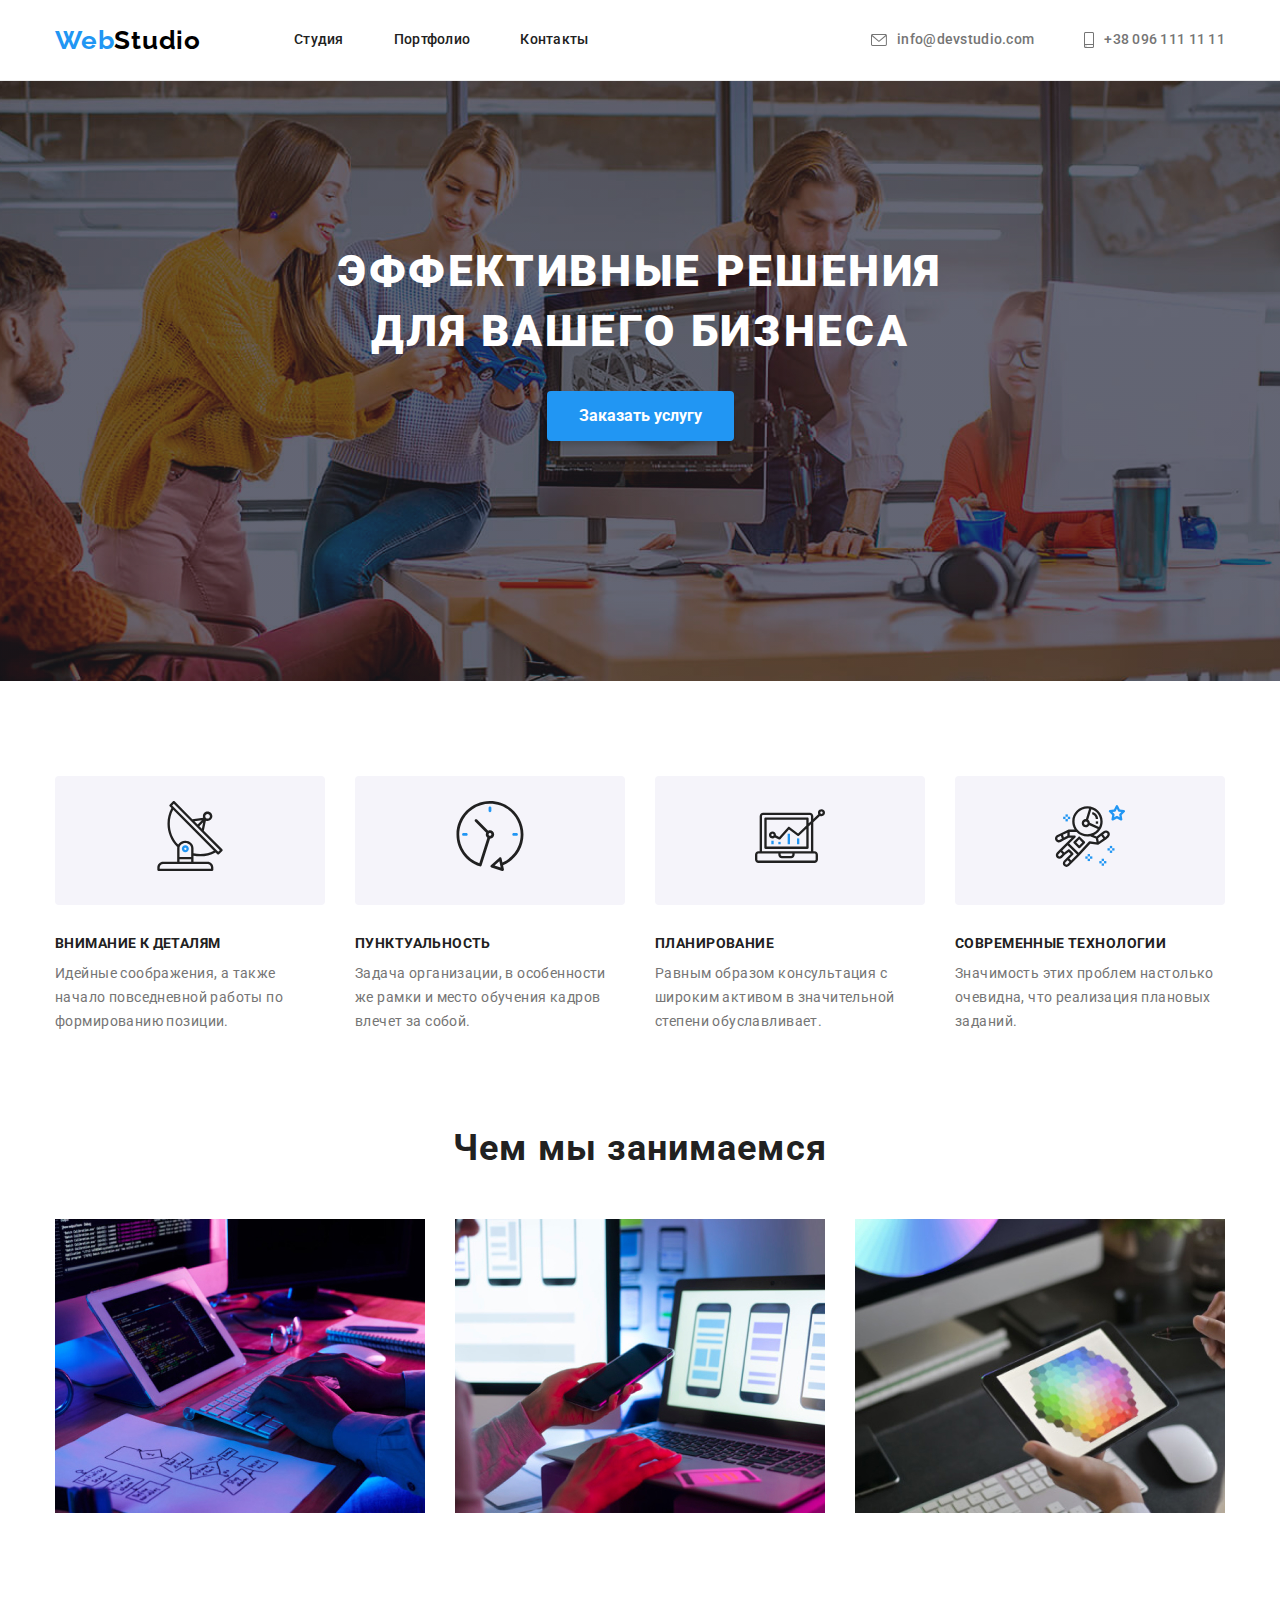
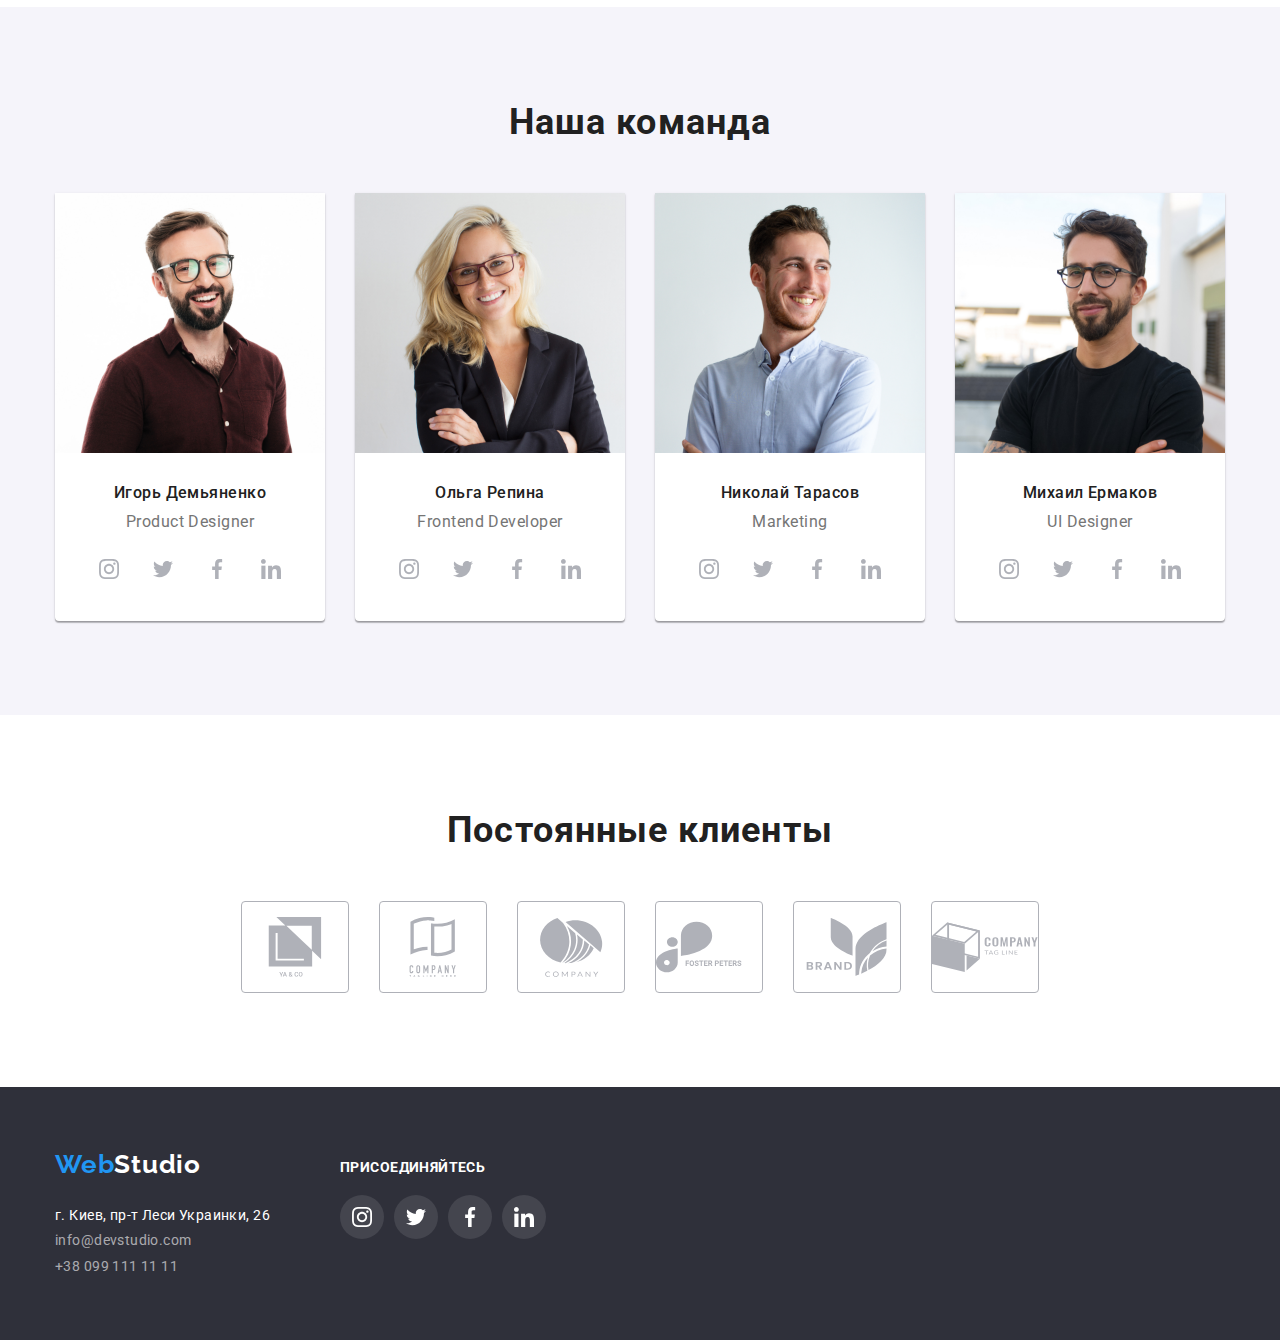
<file: index.html>
<!DOCTYPE html>
<html lang="ru">
<head>
    <meta charset="UTF-8">
    <meta http-equiv="X-UA-Compatible" content="IE=edge">
    <meta name="viewport" content="width=device-width, initial-scale=1.0">
    <title>Document</title>
    <link rel="preconnect" href="https://fonts.gstatic.com">
    <link href="https://fonts.googleapis.com/css2?family=Raleway:wght@700&family=Roboto:wght@400;500;700;900&display=swap" rel="stylesheet">
    <link rel="stylesheet" href="./css/styles.css">
</head> 
<body class="page">
    <header>  
        <div class="section conteiner">
            <div class="row">
                <nav>
                    <a href="./index.html"  lang="en" class="logo"><span class="logoweb">Web</span>Studio</a> 
                    <ul class="site-nav">
                        <li class="site-nav-list">
                            <a href="./index.html" class="link">Студия</a> 
                        </li>
                        <li class="site-nav-list">
                            <a href="./portfolio.html" class="link">Портфолио</a> 
                        </li>
                        <li class="site-nav-list">
                            <a href="#" class="link">Контакты</a> 
                        </li>
                    </ul>
                </nav>
                <ul class="contacts">
                    <li class="contacts-list">
                        <a href="mailto:info@devstudio.com" class="link">
                            <svg class="header-mail" width="16" height="12">
                                <use href="./images/icons/sprite.svg#icon-mail"></use>
                            </svg>info@devstudio.com
                        </a>
                    </li>                
                    <li class="contacts-list">
                        <a href="tel:+380961111111" class="link">
                            <svg class="header-smartphone" width="10" height="16">
                                <use href="./images/icons/sprite.svg#icon-smartphone"></use>
                            </svg>+38 096 111 11 11
                        </a>
                    </li>
                </ul>
            </div>
        </div>    
    </header>
    <main>
        <div class="background">
            <section class="hero">            
                <h1 class="title">Эффективные решения для вашего бизнеса</h1>
                <button type="button" class="button">Заказать услугу</button> 
            </section>
        </div>
        <section class="features section-pb0">
            <h2 class="hiden">Features</h2>
            <div class="conteiner">
                <ul class="row">
                    <li class="features-box">
                        <div class="features-card">
                            <svg class="features-icons">
                                <use href="./images/icons/sprite.svg#icon-antenna"></use>
                            </svg>
                        </div>
                        <h3 class="features-title">Внимание к деталям</h3>
                        <p class="features-text">Идейные соображения, а также начало повседневной работы по формированию позиции.</p>
                    </li>
                    <li class="features-box">
                        <div class="features-card">
                            <svg class="features-icons">
                                <use href="./images/icons/sprite.svg#icon-clock"></use>
                            </svg>
                        </div>
                        <h3 class="features-title">Пунктуальность</h3>
                        <p class="features-text">Задача организации, в особенности же рамки и место обучения кадров влечет за собой.</p>
                    </li>
                    <li class="features-box">
                        <div class="features-card">
                            <svg class="features-icons">
                                <use href="./images/icons/sprite.svg#icon-diagram"></use>
                            </svg>
                        </div>
                        <h3 class="features-title">Планирование</h3>
                        <p class="features-text">Равным образом консультация с широким активом в значительной степени обуславливает.</p>
                    </li>
                    <li class="features-box">
                        <div class="features-card">
                            <svg class="features-icons">
                                <use href="./images/icons/sprite.svg#icon-astronaut"></use>
                            </svg>
                        </div>
                        <h3 class="features-title">Современные технологии</h3>
                        <p class="features-text">Значимость этих проблем настолько очевидна, что реализация плановых заданий.</p>
                    </li>
                </ul>
            </div>
        </section> 
        <section class="interests"> 
            <div class="conteiner">  
                <h2 class="title">Чем мы занимаемся</h2>
                <ul class="interests-list">  
                    <li class="interests-box"><img src="./images/box1.jpg" alt="box1" width="370"></li>
                    <li class="interests-box"><img src="./images/box2.jpg" alt="box2" width="370"></li>
                    <li class="interests-box"><img src="./images/box3.jpg" alt="box3" width="370"></li>
                </ul>  
            </div>  
        </section>
        <section class="team">
            <h2 class="title">Наша команда</h2>
            <div class="conteiner">
                <ul class="team-list">
                    <li class="card">
                        <img src="./images/employer1.jpg" alt="employer1" width="270" class="team=img">
                        <h3 class="employee">Игорь Демьяненко</h3>
                        <p lang="en" class="position">Product Designer</p>
                        <ul class="icon-list">
                            <li class="networks">
                                <a href="#" class="networks-link">                             
                                    <svg class="networks-icon">
                                        <use href="./images/icons/sprite.svg#icon-instagram"></use>
                                    </svg>
                                </a> 
                            </li>
                            <li class="networks">
                                <a href="#" class="networks-link">
                                    <svg class="networks-icon">
                                        <use href="./images/icons/sprite.svg#icon-twitter"></use>
                                    </svg>
                                </a>
                            </li>
                            <li class="networks">
                                <a href="#" class="networks-link">
                                    <svg class="networks-icon">
                                        <use href="./images/icons/sprite.svg#icon-facebook"></use>
                                    </svg>
                                </a>
                            </li>
                            <li class="networks">
                                <a href="#" class="networks-link">
                                    <svg class="networks-icon">
                                        <use href="./images/icons/sprite.svg#icon-linkedin"></use>
                                    </svg>
                                </a>
                            </li>
                        </ul>
                    </li>
                    <li class="card">
                        <img src="./images/employer2.jpg" alt="employer2" width="270" class="team=img">
                        <h3 class="employee">Ольга Репина</h3>
                        <p lang="en" class="position">Frontend Developer</p>
                        <ul class="icon-list">
                            <li class="networks">
                                <a href="#" class="networks-link">                            
                                    <svg class="networks-icon">
                                        <use href="./images/icons/sprite.svg#icon-instagram"></use>
                                    </svg>
                                </a>  
                            </li>
                            <li class="networks">
                                <a href="#" class="networks-link">
                                    <svg class="networks-icon">
                                        <use href="./images/icons/sprite.svg#icon-twitter"></use>
                                    </svg>
                                </a>
                            </li>
                            <li class="networks">
                                <a href="#" class="networks-link">
                                    <svg class="networks-icon">
                                        <use href="./images/icons/sprite.svg#icon-facebook"></use>
                                    </svg>
                                </a>
                            </li>
                            <li class="networks">
                                <a href="#" class="networks-link">
                                    <svg class="networks-icon">
                                        <use href="./images/icons/sprite.svg#icon-linkedin"></use>
                                    </svg>
                                </a>
                            </li>
                        </ul>
                    </li>
                    <li class="card">
                        <img src="./images/employer3.jpg" alt="employer3" width="270" class="team=img">
                        <h3 class="employee">Николай Тарасов</h3>
                        <p lang="en" class="position">Marketing</p>
                        <ul class="icon-list">
                            <li class="networks">
                                <a href="#" class="networks-link">                            
                                    <svg class="networks-icon">
                                        <use href="./images/icons/sprite.svg#icon-instagram"></use>
                                    </svg>
                                </a>  
                            </li>
                            <li class="networks">
                                <a href="#" class="networks-link">
                                    <svg class="networks-icon">
                                        <use href="./images/icons/sprite.svg#icon-twitter"></use>
                                    </svg>
                                </a>
                            </li>
                            <li class="networks">
                                <a href="#" class="networks-link">
                                    <svg class="networks-icon">
                                        <use href="./images/icons/sprite.svg#icon-facebook"></use>
                                    </svg>
                                </a>
                            </li>
                            <li class="networks">
                                <a href="#" class="networks-link">
                                    <svg class="networks-icon">
                                        <use href="./images/icons/sprite.svg#icon-linkedin"></use>
                                    </svg>
                                </a>
                            </li>
                        </ul>
                    </li>
                    <li class="card">
                        <img src="./images/employer4.jpg" alt="employer4" width="270" class="team=img">
                        <h3 class="employee">Михаил Ермаков</h3>
                        <p lang="en" class="position">UI Designer</p>
                        <ul class="icon-list">
                            <li class="networks">
                                <a href="#" class="networks-link">                           
                                    <svg class="networks-icon">
                                        <use href="./images/icons/sprite.svg#icon-instagram"></use>
                                    </svg>
                                </a>   
                            </li>
                            <li class="networks">
                                <a href="#" class="networks-link">
                                    <svg class="networks-icon">
                                        <use href="./images/icons/sprite.svg#icon-twitter"></use>
                                    </svg>
                                </a>
                            </li>
                            <li class="networks">
                                <a href="#" class="networks-link">
                                    <svg class="networks-icon">
                                        <use href="./images/icons/sprite.svg#icon-facebook"></use>
                                    </svg>
                                </a>
                            </li>
                            <li class="networks">
                                <a href="#" class="networks-link">
                                    <svg class="networks-icon">
                                        <use href="./images/icons/sprite.svg#icon-linkedin"></use>
                                    </svg>
                                </a>
                            </li>
                        </ul>
                    </li>
                </ul>
            </div>
        </section>
        <section class="clients conteiner">
            <h2 class="title">Постоянные клиенты</h2>
            <ul class="clients-list">
                <li class="clients-card">
                    <a href="#" class="clients-card-content">
                        <svg class="clients-icon">
                            <use href="./images/icons/sprite.svg#icon-group1"></use>
                        </svg>
                    </a>
                </li>
                <li class="clients-card">
                    <a href="#" class="clients-card-content">
                        <svg class="clients-icon">
                            <use href="./images/icons/sprite.svg#icon-group2"></use>
                        </svg>
                    </a>
                </li>
                <li class="clients-card">
                    <a href="#" class="clients-card-content">
                        <svg class="clients-icon">
                            <use href="./images/icons/sprite.svg#icon-group3"></use>
                        </svg>
                    </a>
                </li>
                <li class="clients-card">
                    <a href="#" class="clients-card-content">
                        <svg class="clients-icon">
                            <use href="./images/icons/sprite.svg#icon-group4"></use>
                        </svg>
                    </a>
                </li>
                <li class="clients-card">
                    <a href="#" class="clients-card-content">
                        <svg class="clients-icon">
                            <use href="./images/icons/sprite.svg#icon-group5"></use>
                        </svg>
                    </a>
                </li>
                <li class="clients-card">
                    <a href="#" class="clients-card-content">
                        <svg class="clients-icon">
                            <use href="./images/icons/sprite.svg#icon-group6"></use>
                        </svg>
                    </a>
                </li>
            </ul>
        </section>
    </main>
    <footer class="footer">
        <div class="footer-box">
            <div>
                <a href="./index.html" class="logo"><span class="logoweb">Web</span>Studio</a>
                <address>
                    <ul>
                        <li class="adress">
                            <p class="adress-text">г. Киев, пр-т Леси Украинки, 26</p>
                        </li>
                        <li> 
                            <a href="mailto:info@devstudio.com" class="link">info@devstudio.com</a>
                        </li>
                        <li>
                            <a href="tel:+380991111111" class="link">+38 099 111 11 11</a>
                        </li> 
                    </ul>
                </address>  
            </div>
            <div>
                <h2 class="title">присоединяйтесь</h2>
                <ul class="icon-list">
                    <li class="networks">
                        <a href="#" class="networks-link">                              
                            <svg class="networks-icon">
                                <use href="./images/icons/sprite.svg#icon-instagram"></use>
                            </svg>
                        </a>
                    </li>
                    <li class="networks">
                        <a href="#" class="networks-link">
                            <svg class="networks-icon">
                                <use href="./images/icons/sprite.svg#icon-twitter"></use>
                            </svg>
                        </a>
                    </li>
                    <li class="networks">
                        <a href="#" class="networks-link">
                            <svg class="networks-icon">
                                <use href="./images/icons/sprite.svg#icon-facebook"></use>
                            </svg>
                        </a>
                    </li>
                    <li class="networks">
                        <a href="#" class="networks-link">
                            <svg class="networks-icon">
                                <use href="./images/icons/sprite.svg#icon-linkedin"></use>
                            </svg>
                        </a>
                    </li>
                </ul>
            </div>     
        </div>     
    </footer>
</body>
</html>
</file>
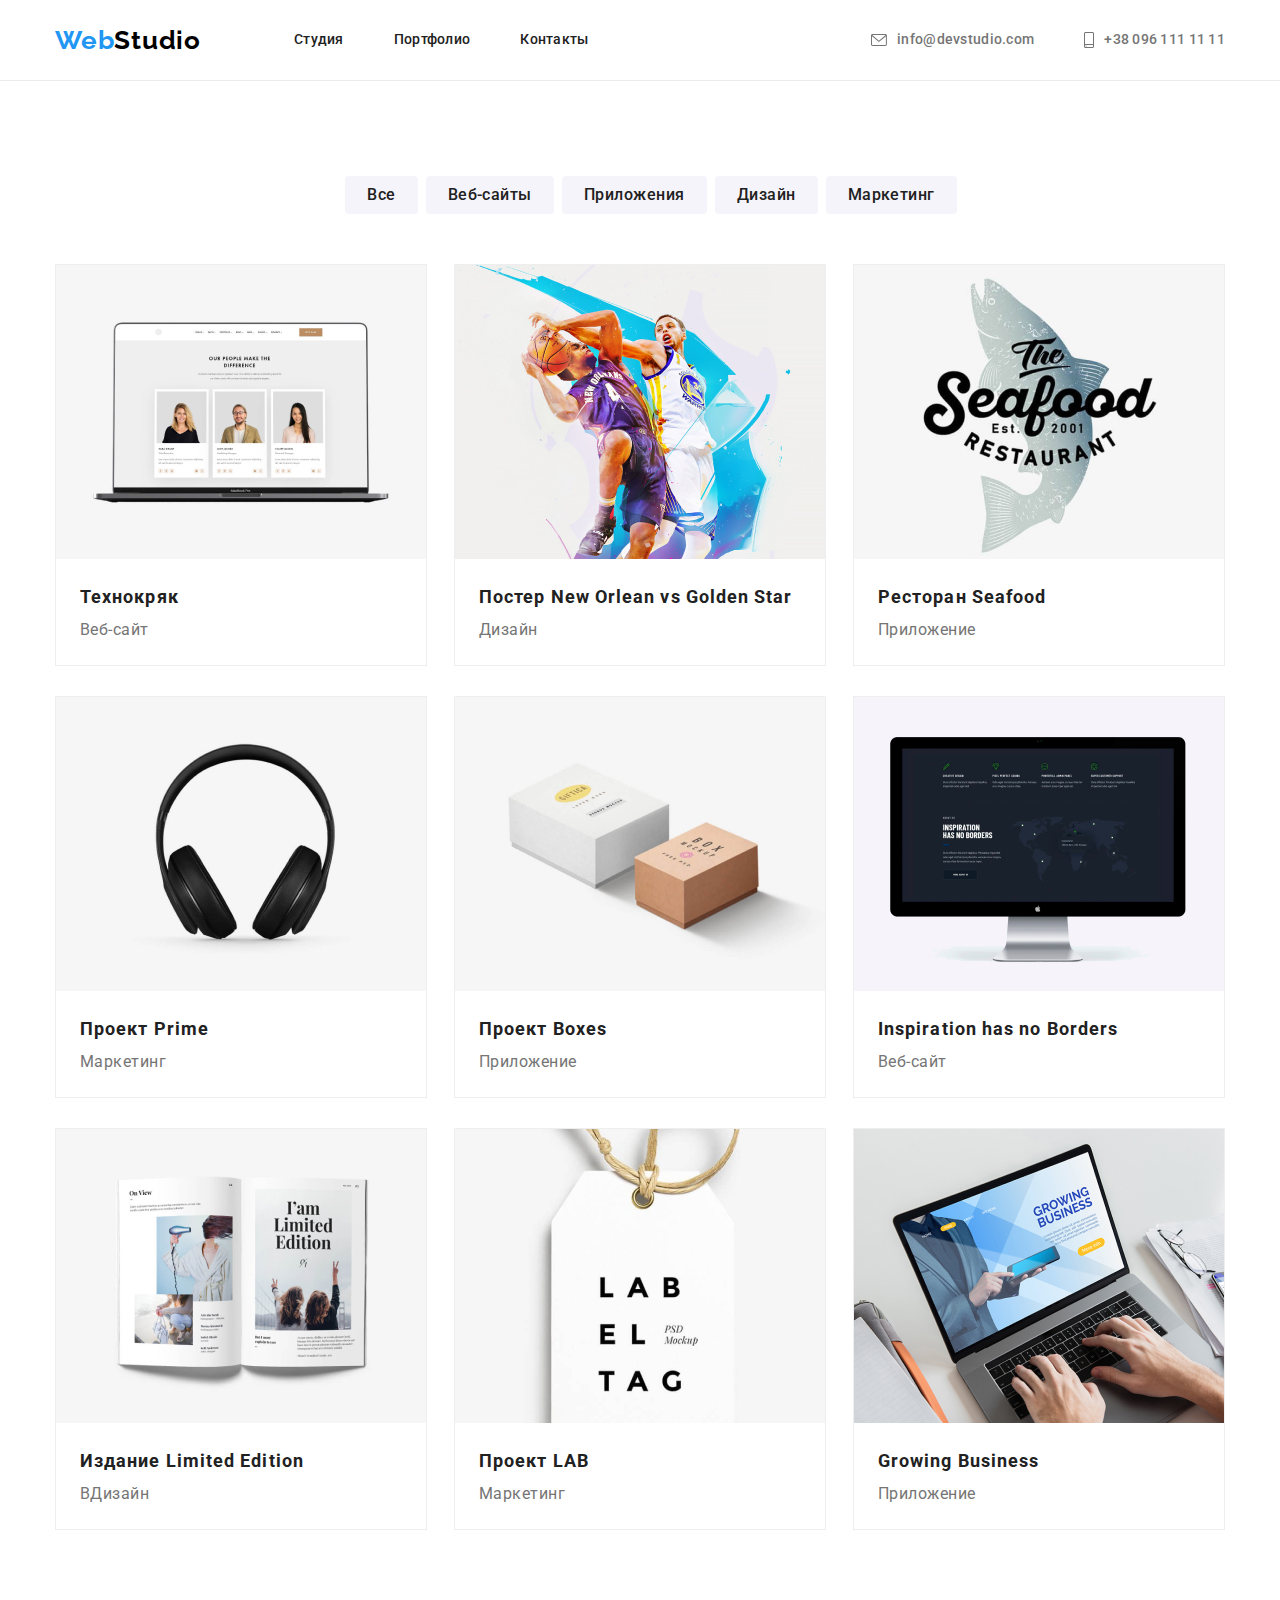
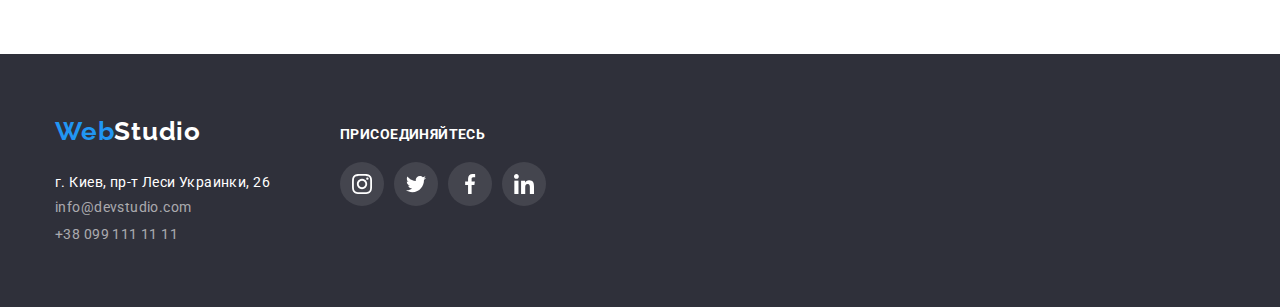
<file: portfolio.html>
<!DOCTYPE html>
<html lang="ru">
<head>
    <meta charset="UTF-8">
    <meta http-equiv="X-UA-Compatible" content="IE=edge">
    <meta name="viewport" content="width=device-width, initial-scale=1.0">
    <title>Document</title>
    <link rel="preconnect" href="https://fonts.gstatic.com">
    <link href="https://fonts.googleapis.com/css2?family=Raleway:wght@700&family=Roboto:wght@400;500;700;900&display=swap" rel="stylesheet">
    <link rel="stylesheet" href="./css/styles.css">
</head> 
<body class="page">
    <header>  
        <div class="section conteiner">
            <div class="row">
                <nav>
                    <a href="./index.html"  lang="en" class="logo"><span class="logoweb">Web</span>Studio</a> 
                    <ul class="site-nav">
                        <li class="site-nav-list">
                            <a href="./index.html" class="link">Студия</a> 
                        </li>
                        <li class="site-nav-list">
                            <a href="./portfolio.html" class="link">Портфолио</a> 
                        </li>
                        <li class="site-nav-list">
                            <a href="#" class="link">Контакты</a> 
                        </li>
                    </ul>
                </nav>
                <ul class="contacts">
                    <li class="contacts-list">
                        <a href="mailto:info@devstudio.com" class="link">
                            <svg class="header-mail" width="16" height="12">
                                <use href="./images/icons/sprite.svg#icon-mail"></use>
                            </svg>info@devstudio.com
                        </a>
                    </li>                
                    <li class="contacts-list">
                        <a href="tel:+380961111111" class="link">
                            <svg class="header-smartphone" width="10" height="16">
                                <use href="./images/icons/sprite.svg#icon-smartphone"></use>
                            </svg>+38 096 111 11 11
                        </a>
                    </li>
                </ul>
            </div>
        </div>    
    </header>
    <!-- Portfolio content -->
    <main>
        <section class="portfolio-conteiner">
            <h1 class="hiden">Portfolio</h1>
            <div class="conteiner">
                <ul class="tabs">
                    <li>
                        <button type="button" class="portfolio-buttons">Все</button>
                    </li>
                    <li>
                        <button type="button" class="portfolio-buttons">Веб-сайты</button>
                    </li>
                    <li>
                        <button type="button" class="portfolio-buttons">Приложения</button>
                    </li>
                    <li>
                        <button type="button" class="portfolio-buttons">Дизайн</button>
                    </li>
                    <li>
                        <button type="button" class="portfolio-buttons">Маркетинг</button>
                    </li>
                </ul>
            </div>
            <ul class="projects">
                <li class="projects-card">
                    <a href="" class="projects-card-content">
                        <img src="./images/project1.jpg" alt="project1" width="370" class="port-card-img">
                        <div class="card-info">
                            <h2 class="card-title">Технокряк</h2>
                            <p class="card-text">Веб-сайт</p>
                        </div>
                    </a>
                </li>
                <li class="projects-card">
                    <a href="" class="projects-card-content">
                        <img src="./images/project2.jpg" alt="project2" width="370" class="port-card-img">
                        <div class="card-info">
                            <h2 class="card-title">Постер New Orlean vs Golden Star</h2>
                            <p class="card-text">Дизайн</p>
                        </div>
                    </a>
                </li>
                <li class="projects-card">
                    <a href="" class="projects-card-content">
                        <img src="./images/project3.jpg" alt="project3" width="370" class="port-card-img">
                        <div class="card-info">
                            <h2 class="card-title">Ресторан Seafood</h2>
                            <p class="card-text">Приложение</p>
                        </div>
                    </a>
                </li>
                <li class="projects-card">
                    <a href="" class="projects-card-content">
                        <img src="./images/project4.jpg" alt="project4" width="370" class="port-card-img">
                        <div class="card-info">
                            <h2 class="card-title">Проект Prime</h2>
                            <p class="card-text">Маркетинг</p>
                        </div>
                    </a>
                </li>
                <li class="projects-card">
                    <a href="" class="projects-card-content">
                        <img src="./images/project5.jpg" alt="project5" width="370" class="port-card-img">
                        <div class="card-info">
                            <h2 class="card-title">Проект Boxes</h2>
                            <p class="card-text">Приложение</p>
                        </div>
                    </a>
                </li>
                <li class="projects-card">
                    <a href="" class="projects-card-content">
                        <img src="./images/project6.jpg" alt="project6" width="370" class="port-card-img">
                        <div class="card-info">
                            <h2 class="card-title">Inspiration has no Borders</h2>
                            <p class="card-text">Веб-сайт</p>
                        </div>
                    </a>
                </li>
                <li class="projects-card">
                    <a href="" class="projects-card-content">
                        <img src="./images/project7.jpg" alt="project7" width="370" class="port-card-img">
                        <div class="card-info">
                            <h2 class="card-title">Издание Limited Edition</h2>
                            <p class="card-text">ВДизайн</p>
                        </div>
                    </a>
                </li>
                <li class="projects-card">
                    <a href="" class="projects-card-content">
                        <img src="./images/project8.jpg" alt="project8" width="370" class="port-card-img">
                        <div class="card-info">
                            <h2 class="card-title">Проект LAB</h2>
                            <p class="card-text">Маркетинг</p>
                        </div>
                    </a>
                </li>
                <li class="projects-card">
                    <a href="" class="projects-card-content">
                        <img src="./images/project9.jpg" alt="project9" width="370" class="port-card-img">
                        <div class="card-info">
                            <h2 class="card-title">Growing Business</h2>
                            <p class="card-text">Приложение</p>
                        </div>
                    </a>
                </li>
            </ul>
        </section>
    </main>
   <!--copyright -->
   <footer class="footer">
    <div class="footer-box">
        <div>
            <a href="./index.html" class="logo"><span class="logoweb">Web</span>Studio</a>
            <address>
                <ul>
                    <li class="adress">
                        <p class="adress-text">г. Киев, пр-т Леси Украинки, 26</p>
                    </li>
                    <li> 
                        <a href="mailto:info@devstudio.com" class="link">info@devstudio.com</a>
                    </li>
                    <li>
                        <a href="tel:+380991111111" class="link">+38 099 111 11 11</a>
                    </li> 
                </ul>
            </address>  
        </div>
        <div>
            <h2 class="title">присоединяйтесь</h2>
            <ul class="icon-list">
                <li class="networks">
                    <a href="#" class="networks-link">                              
                        <svg class="networks-icon">
                            <use href="./images/icons/sprite.svg#icon-instagram"></use>
                        </svg>
                    </a>
                </li>
                <li class="networks">
                    <a href="#" class="networks-link">
                        <svg class="networks-icon">
                            <use href="./images/icons/sprite.svg#icon-twitter"></use>
                        </svg>
                    </a>
                </li>
                <li class="networks">
                    <a href="#" class="networks-link">
                        <svg class="networks-icon">
                            <use href="./images/icons/sprite.svg#icon-facebook"></use>
                        </svg>
                    </a>
                </li>
                <li class="networks">
                    <a href="#" class="networks-link">
                        <svg class="networks-icon">
                            <use href="./images/icons/sprite.svg#icon-linkedin"></use>
                        </svg>
                    </a>
                </li>
            </ul>
        </div>     
    </div>     
</footer>
</body>
</html>
</file>
<file: css/styles.css>
:root{
    --main-font: 'Roboto';
    --accent-font: 'Raleway';
    --normal-text-color: #757575;
    --title-text-color: #212121;
    --accent-color: #2196f3;
}
*,
*::after,
*::before{
    margin: 0;
    padding: 0;
    box-sizing: border-box;
}
html, 
body{
    height: 100%;
}
a{
    text-decoration: none;
}
img{
    display: block;
    max-width: 100%;
    height: auto;
}
ul,
li{
    list-style: none;
}
button{
    border: none;
}
section{
    padding: 94px 0;
}
.conteiner{
    width: 1200px;
    padding: 0 15px;
    margin: 0 auto;
}

/* page */
.page {
    background-color: #FFFFFF;
    color: var(--normal-text-color);
    font-family: var(--main-font);
    font-size: 14px;
    line-height: 1.9;
    font-style: normal;
}
/* header */
header .row{
    height: 80px;
}
.row,
header nav,
.site-nav,
.contacts{
    display: flex;
}
header .row,
.features .row,
.interests .row,
.team .row{
    justify-content: space-between;
}
header{
    border-bottom: 1px solid #ECECEC;
}

/* logo */
.logo{
    color: #000;
    font-family: var(--accent-font);
    font-weight: bold;
    font-size: 26px;
    line-height: 80px;
    letter-spacing: 0.03em;
    margin-right: 93px;    
}
.logoweb{
    color: var(--accent-color);
}

/* site-nav */
.site-nav{
    display: flex;
    margin-right: auto;
}
.site-nav-list{
    margin-right: 50px;
}
.site-nav-list .link{
    color: var(--title-text-color);
    font-weight: 500;
    font-size: 14px;
    line-height: 1.14;
    letter-spacing: 0.02em;
    text-decoration: none;
    
    display: flex;
    align-items: center;
    padding-top: 32px;
    padding-bottom: 32px;

    transition-property: color;
    transition-duration: 250ms;
    transition-timing-function: cubic-bezier(0.4, 0, 0.2, 1);
}
.site-nav-list .link:hover,
.site-nav-list .link:focus{
    color: var(--accent-color);
    fill: currentColor;

    transition-duration: 250ms;
    transition-timing-function: cubic-bezier(0.4, 0, 0.2, 1);
}
/* contacts */
.contacts{
    display: flex;
    margin-left: auto;
}
.contacts-list{
    margin-left: 50px;
}
.contacts-list .link{
    color: var(--normal-text-color);
    font-weight: 500;
    font-size: 14px;
    line-height: 1.14;
    letter-spacing: 0.02em;
    text-decoration: none;
    
    display: flex;
    align-items: center;
    padding-top: 32px;
    padding-bottom: 32px;

    transition-property: color;
    transition-duration: 250ms;
    transition-timing-function: cubic-bezier(0.4, 0, 0.2, 1);
}
.contacts-list .link:hover,
.contacts-list .link:focus{
    color: var(--accent-color);
    fill: currentColor;

    transition-duration: 250ms;
    transition-timing-function: cubic-bezier(0.4, 0, 0.2, 1);
}
.header-mail,
.header-smartphone{
    margin-right: 10px;
    fill: currentColor;
    transition-property: fill;
}
.header-mail:hover,
.header-mail:focus,
.header-smartphone:hover,
.header-smartphone:focus{
    fill: currentColor;
}
/* hero */
.hero{
    padding: 160px 0 240px 0;
    display: flex;
    flex-direction: column;
    align-items: center;    
}
.background{
    background-size: cover;
    background-position: center;
    background-repeat: no-repeat;
    background-image: linear-gradient(
      to right,
      rgba(47, 48, 58, 0.4),
      rgba(47, 48, 58, 0.4)
    ),
    url(../images/background.jpg);
}
.hero .title{
    font-family: var(--main-font);
    font-weight: 900;
    font-size: 44px;
    line-height: 60px;
    text-align: center;
    letter-spacing: 0.06em;
    text-transform: uppercase;
    color: #FFFFFF;
    max-width: 700px;
    margin-bottom: 30px;
}
.hero .button{
    background: #2196F3;
    box-shadow: 0px 4px 4px rgba(0, 0, 0, 0.15);
    border-radius: 4px;
    padding: 10px 32px;
    color: #FFFFFF;
    cursor: pointer;
    font-family: var(--main-font);
    font-weight: bold;
    font-size: 16px;
    line-height: 30px;
}
.hero .button:hover{
    background: #147fd6;
}
/* section */
.hiden{
    overflow: hidden;
    width: 1px;
    height: 1px;
    opacity: 0;
}
/* features */
.features{
    padding: 94px 0;
}
.section-pb0{
    padding-bottom: 0px;
}
.features-title{
    color: var(--title-text-color);
    font-family: var(--main-font);
    font-weight: bold;
    font-size: 14px;
    line-height: 16px;
    letter-spacing: 0.03em;
    text-transform: uppercase;
    margin-bottom: 10px;

}
.features-text{
    font-family: var(--main-font);
    font-weight: normal;
    font-size: 14px;
    line-height: 24px;
    letter-spacing: 0.03em;
    color: var(--normal-text-color);
}
.features-box{
    width: calc((100%-90px) / 4);
    width: 270px;
}
.features-icons{
    width: 70px;
    height: 70px;
    margin: 25px 100px;
}
.features-card{
    background-color: #F5F4FA;
    margin-bottom: 30px;
    border-radius: 4px;
}
/* interests */
.interests{
    padding-bottom: 94px;
}
.interests .title{
    color: var(--title-text-color);
    font-family: var(--main-font);
    font-weight: bold;
    font-size: 36px;
    line-height: 42px;
    text-align: center;
    letter-spacing: 0.03em;
    margin-bottom: 50px;
}
.interests-list,
.team-list{
    display: flex;
    justify-content: space-between;
}
.interests-box{
    width: calc((100%-90px) / 3);
    width: 370px;
}
/* team */
.team{
    background-color: #F5F4FA;
}
.team .title{
    font-family: var(--main-font);
    font-weight: bold;
    font-size: 36px;
    line-height: 42px;
    text-align: center;
    letter-spacing: 0.03em;
    color: var(--title-text-color);
    padding-bottom: 50px;
}
.card{
    width: calc((100%-90px) / 4);
    width: 270px;
    background-color: #FFFFFF;
    box-shadow: 0px 1px 3px rgba(0, 0, 0, 0.12), 0px 1px 1px rgba(0, 0, 0, 0.14), 0px 2px 1px rgba(0, 0, 0, 0.2);
    border-radius: 0px 0px 4px 4px;
}
.team .employee{
    color: var(--title-text-color);
    font-family: var(--main-font);
    font-weight: 500;
    font-size: 16px;
    line-height: 19px;
    text-align: center;
    letter-spacing: 0.03em;
    margin: 30px 0 10px 0;
}
.team .position{
    color: var(--normal-text-color);
    font-family: var(--main-font);
    font-weight: normal;
    font-size: 16px;
    line-height: 19px;
    text-align: center;
    letter-spacing: 0.03em;
    
    
}
.icon-list{
    display: flex;
    
    margin: 0 auto;
    justify-content: center;
    margin-top: 16px;
    margin-bottom: 30px;
    border-radius: 50%;
}
.networks:not(:last-child){
    margin-right: 10px;
}
.networks-link{
    width: 44px;
    height: 44px;
    display: flex;
    justify-content: center;
    align-items: center;
    fill: #AFB1B8;
}
.networks-link:hover,
.networks-link:focus{
    cursor: pointer;
    background-color: var(--accent-color);
    border-radius: 50%;
    fill: #FFFFFF;
}
.networks-icon{
    width: 20px;
    height: 20px;
}

/* clients */
.clients{
    padding: 94px 0;
}
.clients .title{
    font-family: var(--main-font);
    font-weight: bold;
    font-size: 36px;
    line-height: 42px;
    text-align: center;
    letter-spacing: 0.03em;
    color: var(--title-text-color);
    margin-bottom: 50px;
}
.clients-list{
    display: flex;
    justify-content: center;
    margin: 0 15px;
}
.clients-card{
    display: flex;
    justify-content: space-between;
    flex-basis: calc((100%-180px) /6);
    height: 92px;    
}
.clients-card:not(:last-child){
    margin-right: 30px;
}
.clients-card-content{
    display: flex;
    justify-content: center;
    align-items: center;
    width: 100%;
    height: 100%;
    border: 1px solid;
    border-radius: 4px;
    border-color: inherit;
    color: #AFB1B8;
}
.clients-icon{
    display: block;
    fill: currentColor;
    width: 106px;
    height: 60px;
}
.clients-card-content:hover,
.clients-card-content:focus{
    border-color: var(--accent-color);
    color: var(--accent-color);
    cursor: pointer;
}

/* footer */
.footer{
    background-color: #2F303A;
    padding: 60px 0;
    display: flex;
}
.footer-box{
    width: 1200px;
    padding: 0 15px;
    margin: 0 auto;
    display: flex;
}
.footer .logo{
    margin-bottom: 20px;
    display: inline-block;
    line-height: 35.96px;
    margin-right: 0px;
}
.adress-text{
    font-family: var(--main-font);
    font-style: normal;
    font-weight: normal;
    font-size: 14px;
    line-height: 24px;
    letter-spacing: 0.03em;
    color: #FFFFFF;
}
.footer .link{
    color: rgba(255, 255, 255, 0.6);
    font-family: var(--main-font);
    font-style: normal;
    font-weight: normal;
    font-size: 14px;
    line-height: 24px;
    letter-spacing: 0.03em;
}
.footer .logo{
    color: #FFFFFF; 
}
.footer .title{
    font-family: var(--main-font);
    font-weight: bold;
    font-size: 14px;
    line-height: 16px;
    letter-spacing: 0.03em;
    text-transform: uppercase;
    color: #FFFFFF;
    margin-bottom: 20px;
}
.footer-box div:not(:last-child){
    margin-right: 70px;
}
.footer-box div:last-child{
    padding-top: 12px;
}
.footer .networks-icon{
    fill: #FFFFFF;
}
.footer .networks{
    border-radius: 50%;
    background-color: rgba(255, 255, 255, 0.1);
}
.footer .networks:hover,
.footer .networks:focus{
    border-radius: 50%;
    background-color: var(--accent-color);
}

/* PORTFOLIO */
.portfolio-conteiner{
    padding: 94px 15px;
    width: 1200px;
    margin: 0 auto;
}
.tabs{
    display: flex;
    justify-content: center;
    margin-bottom: 50px;
}
.portfolio-buttons{
    font-family: var(--main-font);
    font-weight: 500;
    font-size: 16px;
    line-height: 26px;
    text-align: center;
    letter-spacing: 0.03em;
    color: var(--title-text-color);
    background-color: #F5F4FA;
    cursor: pointer;
    padding: 6px 22px;
    border-radius: 4px;
    margin-right: 8px;
}
.portfolio-buttons:hover,
.portfolio-buttons:focus{
    background-color: var(--accent-color);
    color: #FFFFFF;
}
/* .portfolio-buttons.active{
    background-color: var(--accent-color);
    color: #FFFFFF;
} */
/* projects */
.projects{
    display: flex;
    justify-content: space-between;
    flex-wrap: wrap;
    margin-top: 50px;
}
.port-card-img{
    display: block;
}
    
.projects-card{
    border: 1px solid #EEEEEE;
    margin-bottom: 30px;
}
.card-info{
    padding: 20px 24px;
}
.card-title{
    font-family: var(--main-font);
    font-style: normal;
    font-weight: bold;
    font-size: 18px;
    line-height: 36px;
    letter-spacing: 0.06em;
    color: var(--title-text-color);
}
.card-text{
    font-family: var(--main-font);
    font-style: normal;
    font-weight: normal;
    font-size: 16px;
    line-height: 30px;
    letter-spacing: 0.03em;
    color: var(--normal-text-color);
}
.projects-card:hover,
.projects-card:focus{
    cursor: pointer;
    box-sizing: border-box;
    box-shadow: 0px 1px 1px rgba(0, 0, 0, 0.12), 0px 4px 4px rgba(0, 0, 0, 0.06),
    1px 4px 6px rgba(0, 0, 0, 0.16);
}
</file>
